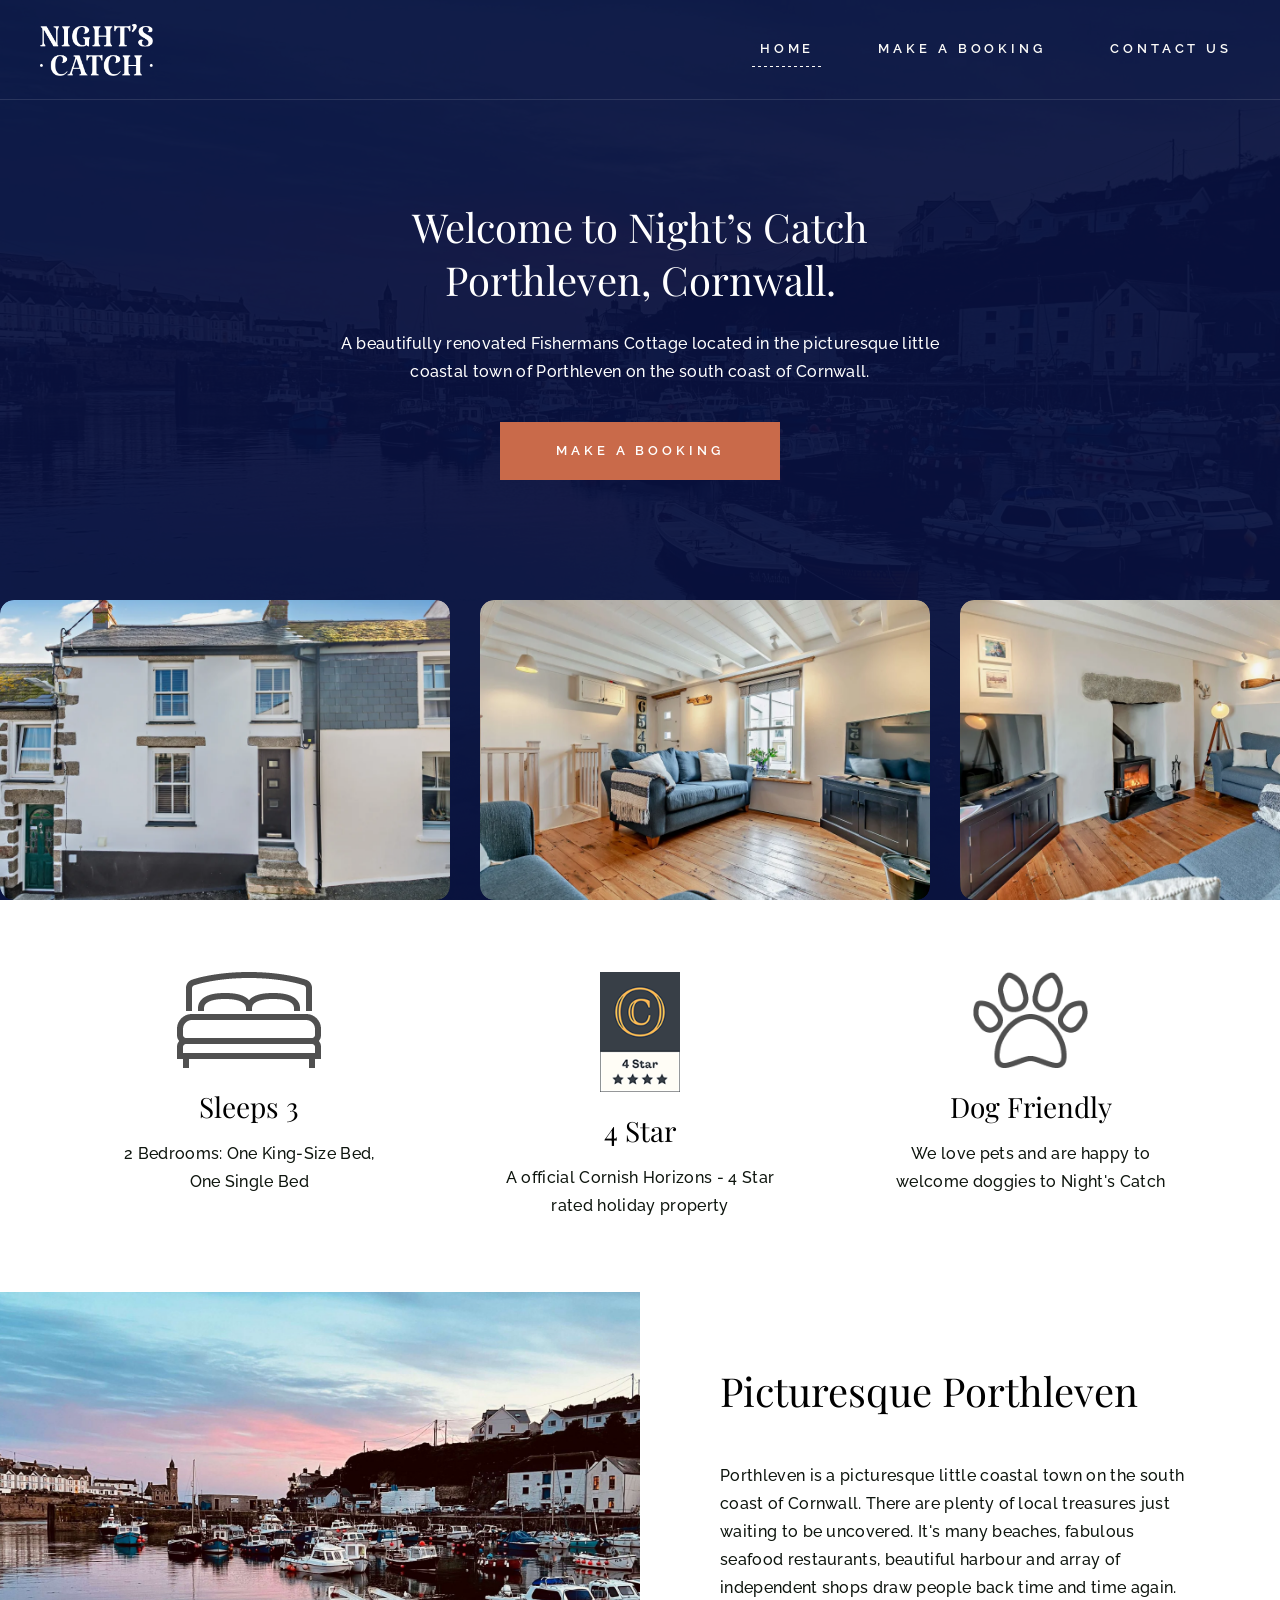
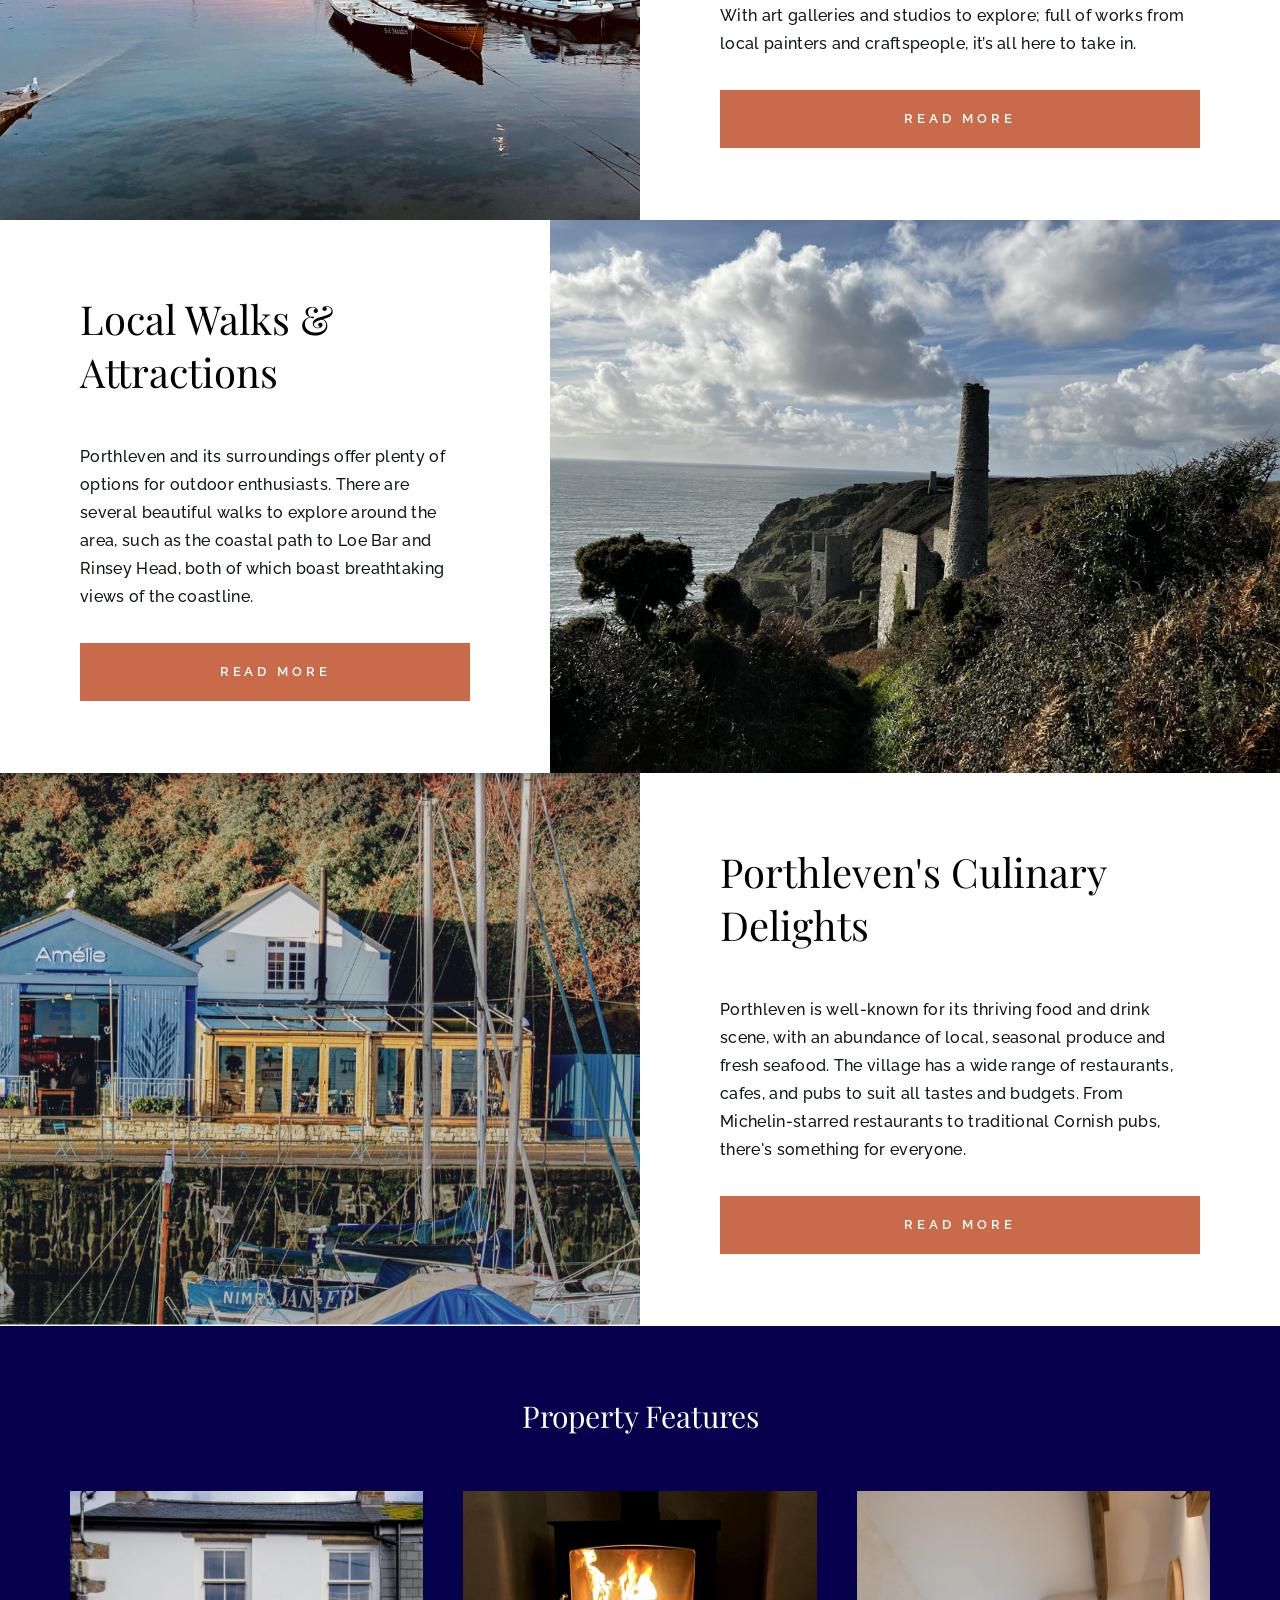
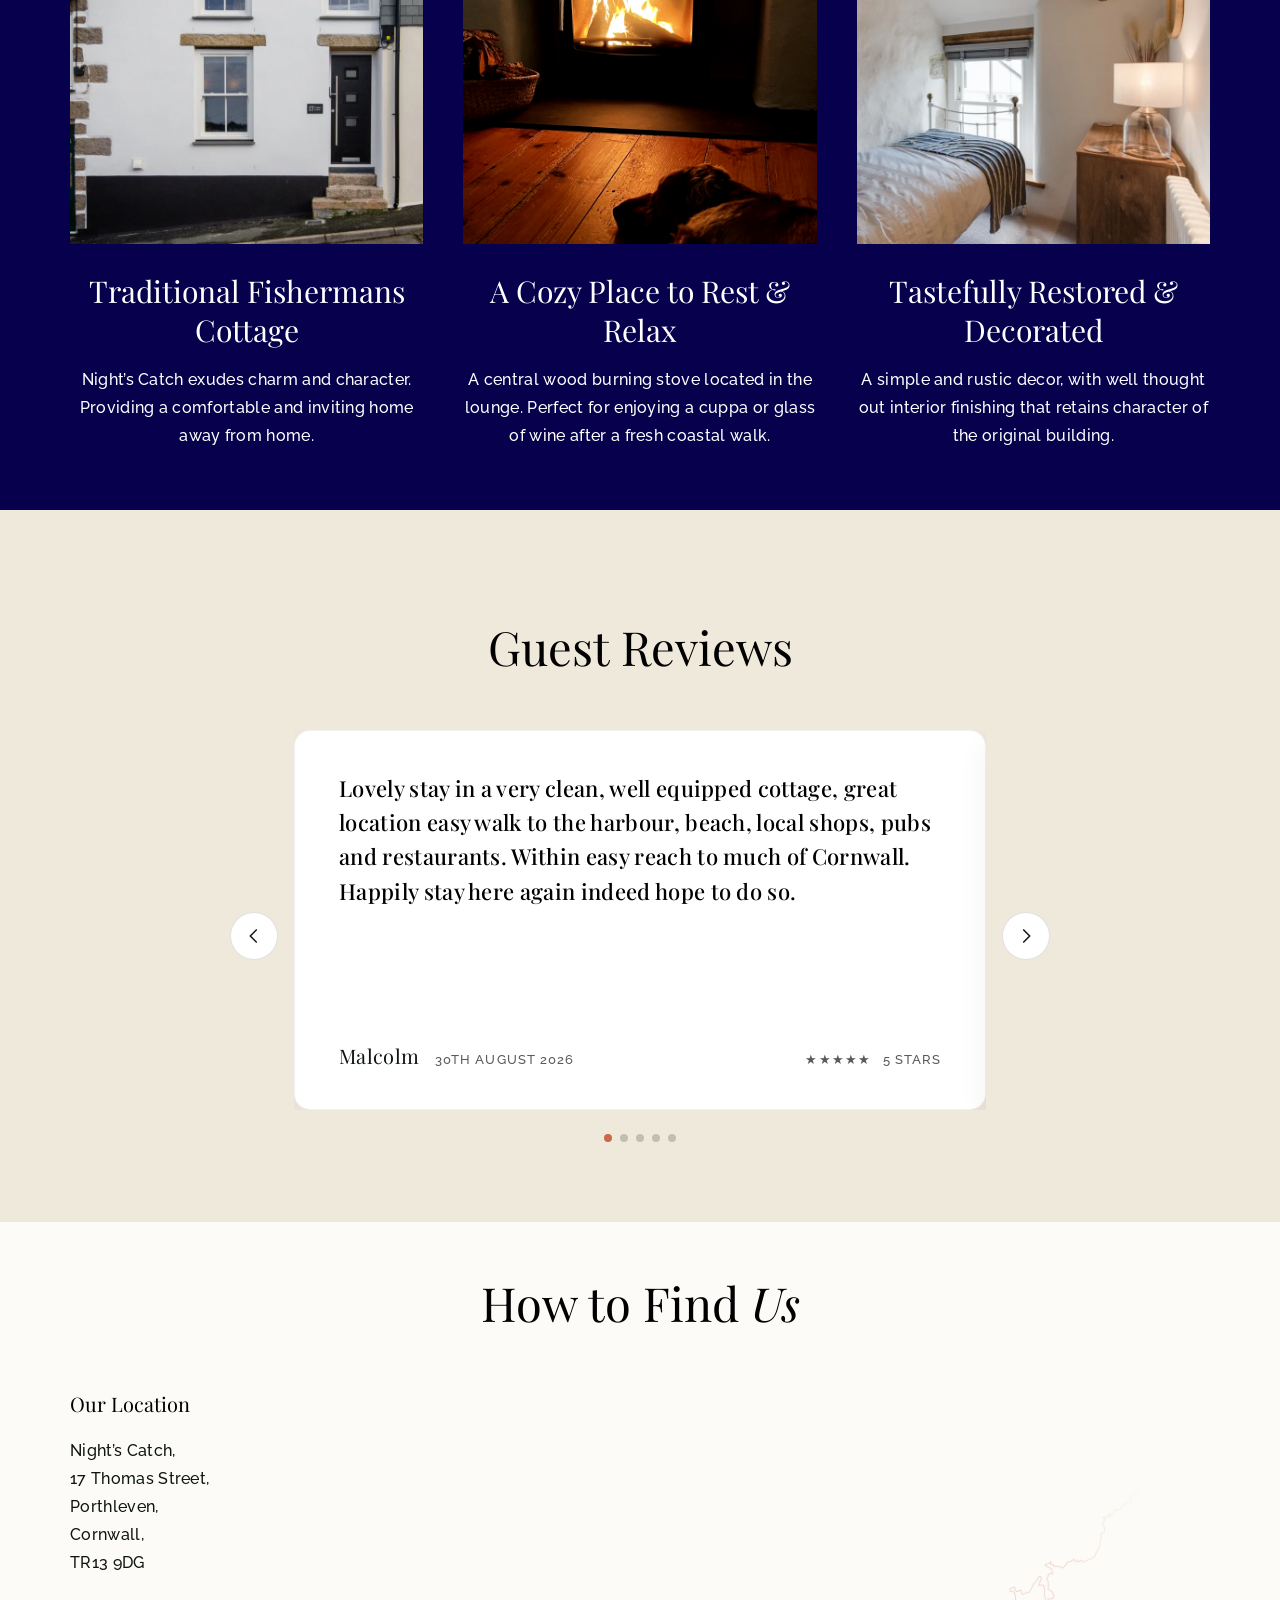
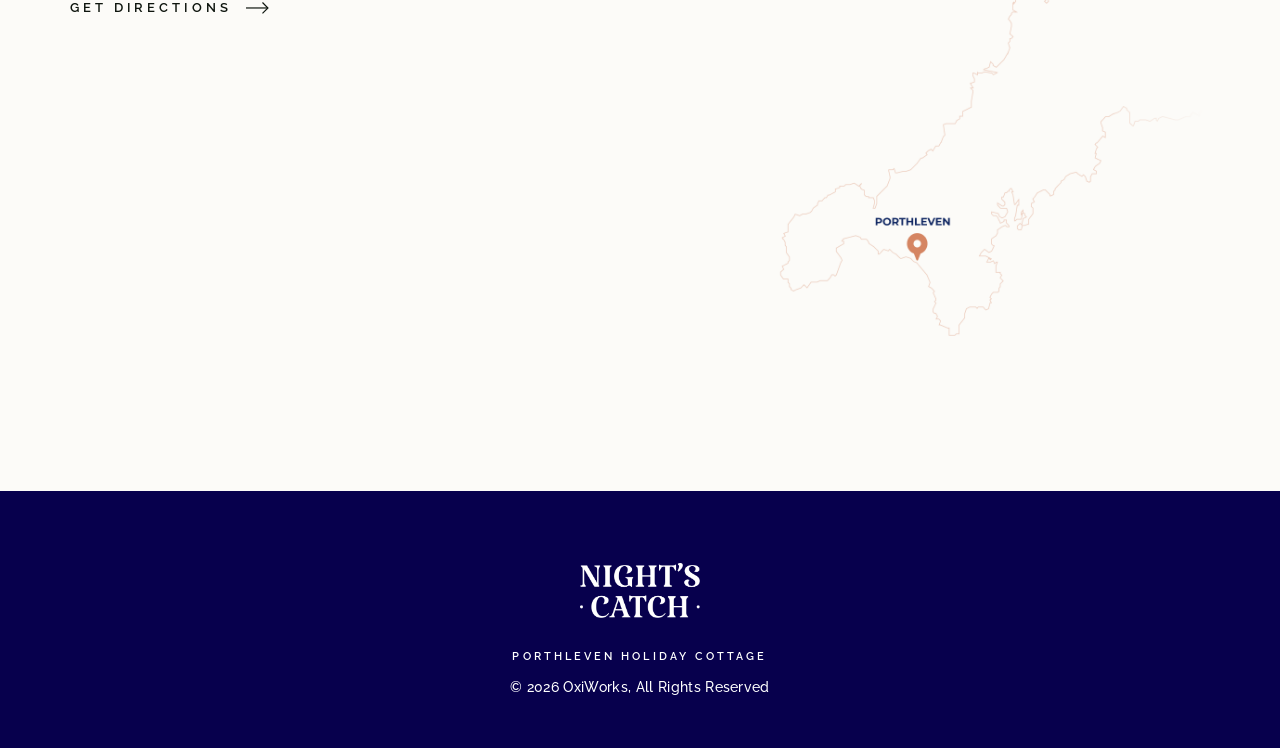
<file: index.html>
<!DOCTYPE html>
<html lang="en-GB">
  <head>
    <meta charset="utf-8" />
    <meta name="viewport" content="width=device-width, initial-scale=1" />
    <title>Night's Catch | 4-Star Dog-Friendly Holiday Cottage in Porthleven, Cornwall</title>
    <meta
      name="description"
      content="Night's Catch is a 4-star, dog-friendly fisherman's cottage in Porthleven, Cornwall. Sleeps 3, two bedrooms, wood-burning stove, short walk to the harbour and beach. Book with Cornish Horizons."
    />
    <meta name="robots" content="index, follow, max-image-preview:large, max-snippet:-1, max-video-preview:-1" />
    <meta name="author" content="Night's Catch" />
    <meta name="theme-color" content="#08123f" />
    <link rel="canonical" href="https://nightscatch.co.uk/" />
    <link rel="sitemap" type="application/xml" href="https://nightscatch.co.uk/sitemap.xml" />
    <link rel="icon" type="image/png" href="images/favicon.png" />
    <link rel="apple-touch-icon" href="images/favicon.png" />
    <meta property="og:type" content="website" />
    <meta property="og:locale" content="en_GB" />
    <meta property="og:site_name" content="Night's Catch" />
    <meta property="og:url" content="https://nightscatch.co.uk/" />
    <meta
      property="og:title"
      content="Night's Catch | 4-Star Dog-Friendly Holiday Cottage in Porthleven, Cornwall"
    />
    <meta
      property="og:description"
      content="A beautifully renovated fisherman's cottage in Porthleven. Sleeps 3, dog friendly, short walk to the harbour, beach, pubs and restaurants."
    />
    <meta property="og:image" content="https://nightscatch.co.uk/images/gallery-ch-19.webp" />
    <meta property="og:image:alt" content="The whitewashed front of Night's Catch cottage in Porthleven" />
    <meta name="twitter:card" content="summary_large_image" />
    <meta
      name="twitter:title"
      content="Night's Catch | 4-Star Dog-Friendly Holiday Cottage in Porthleven"
    />
    <meta
      name="twitter:description"
      content="4-star fisherman's cottage in Porthleven, Cornwall. Sleeps 3, dog friendly, walk to the harbour and beach."
    />
    <meta name="twitter:image" content="https://nightscatch.co.uk/images/gallery-ch-19.webp" />
    <link rel="preconnect" href="https://fonts.googleapis.com" />
    <link rel="preconnect" href="https://fonts.gstatic.com" crossorigin />
    <link
      href="https://fonts.googleapis.com/css2?family=Playfair+Display:ital,wght@0,400;0,500;0,600;1,400&family=Raleway:wght@400;500;600;700&display=swap"
      rel="stylesheet"
    />
    <link rel="stylesheet" href="css/styles.css" />
    <script type="application/ld+json">
      {
        "@context": "https://schema.org",
        "@type": "LodgingBusiness",
        "name": "Night's Catch",
        "alternateName": "Night's Catch Porthleven",
        "description": "A 4-star, dog-friendly renovated fisherman's cottage in Porthleven, Cornwall. Sleeps 3 with one king-size bedroom and one single bedroom.",
        "url": "https://nightscatch.co.uk/",
        "image": [
          "https://nightscatch.co.uk/images/gallery-ch-19.webp",
          "https://nightscatch.co.uk/images/gallery-ch-03.webp",
          "https://nightscatch.co.uk/images/gallery-ch-06.webp"
        ],
        "address": {
          "@type": "PostalAddress",
          "streetAddress": "17 Thomas Street",
          "addressLocality": "Porthleven",
          "addressRegion": "Cornwall",
          "postalCode": "TR13 9DG",
          "addressCountry": "GB"
        },
        "geo": {
          "@type": "GeoCoordinates",
          "latitude": 50.0855809,
          "longitude": -5.3130667
        },
        "hasMap": "https://www.google.com/maps/place/17+Thomas+St,+Porthleven,+Helston+TR13+9DG/@50.0854587,-5.3140645,18z",
        "petsAllowed": true,
        "starRating": {
          "@type": "Rating",
          "ratingValue": "4",
          "bestRating": "5"
        },
        "numberOfRooms": 2,
        "amenityFeature": [
          { "@type": "LocationFeatureSpecification", "name": "Wood-burning stove", "value": true },
          { "@type": "LocationFeatureSpecification", "name": "WiFi", "value": true },
          { "@type": "LocationFeatureSpecification", "name": "Dog friendly", "value": true }
        ],
        "aggregateRating": {
          "@type": "AggregateRating",
          "ratingValue": "4.8",
          "reviewCount": "5",
          "bestRating": "5",
          "worstRating": "1"
        },
        "sameAs": [
          "https://www.cornishhorizons.co.uk/cottage/oc-26807-nights-catch"
        ]
      }
    </script>
  </head>
  <body>
    <a class="skip-link" href="#content">Skip to the content</a>

    <header class="site-header" id="site-header">
      <div class="header-inner">
        <a class="logo" href="#top" aria-label="Night's Catch home">
          <img src="images/logo-stacked.png" alt="Night's Catch - Porthleven Holiday Cottage, Cornwall" />
        </a>
        <nav class="nav-desktop" aria-label="Top Menu">
          <ul>
            <li class="is-active"><a href="#top"><span>Home</span></a></li>
            <li>
              <a
                href="https://www.cornishhorizons.co.uk/south-coast-cottages/porthleven/nights-nights-catch"
                target="_blank"
                rel="noopener noreferrer"
                ><span>Make a Booking</span></a
              >
            </li>
            <li>
              <a href="https://www.cornishhorizons.co.uk/contact-us" target="_blank" rel="noopener noreferrer"
                ><span>Contact Us</span></a
              >
            </li>
          </ul>
        </nav>
        <button class="menu-toggle" type="button" aria-expanded="false" aria-controls="mobile-menu">
          <span class="sr-only">Open menu</span>
          <span></span>
          <span></span>
          <span></span>
        </button>
      </div>
    </header>

    <div class="mobile-menu" id="mobile-menu" hidden>
      <nav aria-label="Mobile Menu">
        <ul>
          <li><a href="#top">Home</a></li>
          <li>
            <a
              href="https://www.cornishhorizons.co.uk/south-coast-cottages/porthleven/nights-nights-catch"
              target="_blank"
              rel="noopener noreferrer"
              >Make a Booking</a
            >
          </li>
          <li>
            <a href="https://www.cornishhorizons.co.uk/contact-us" target="_blank" rel="noopener noreferrer"
              >Contact Us</a
            >
          </li>
        </ul>
      </nav>
    </div>

    <main id="content">
      <section class="hero" id="top">
        <div class="hero-inner">
          <h1 class="hero-title">
            <a
              href="https://www.cornishhorizons.co.uk/south-coast-cottages/porthleven/nights-nights-catch"
              target="_blank"
              rel="noopener noreferrer"
              >Welcome to Night’s Catch<br />Porthleven, Cornwall.</a
            >
          </h1>
          <p class="hero-text">
            A beautifully renovated Fishermans Cottage located in the picturesque little coastal town of Porthleven
            on the south coast of Cornwall.
          </p>
          <a
            class="btn btn-filled"
            href="https://www.cornishhorizons.co.uk/south-coast-cottages/porthleven/nights-nights-catch"
            target="_blank"
            rel="noopener noreferrer"
            >Make a Booking</a
          >
        </div>

        <div class="gallery" data-gallery>
          <div class="gallery-track">
            <figure class="gallery-slide">
              <img src="images/gallery-ch-19.webp" alt="Whitewashed front of Night's Catch on Thomas Street, Porthleven" />
            </figure>
            <figure class="gallery-slide">
              <img src="images/gallery-ch-01.webp" alt="Lounge with blue sofas and white beamed ceiling" />
            </figure>
            <figure class="gallery-slide">
              <img src="images/gallery-ch-03.webp" alt="Lounge wood-burning stove with a fire lit" />
            </figure>
            <figure class="gallery-slide">
              <img src="images/gallery-ch-04.webp" alt="Lounge seating and staircase at Night's Catch" />
            </figure>
            <figure class="gallery-slide">
              <img src="images/gallery-ch-02.webp" alt="Flowers on the lounge windowsill overlooking Porthleven" />
            </figure>
            <figure class="gallery-slide">
              <img src="images/gallery-ch-05.webp" alt="Navy and oak kitchen with wine cooler and induction hob" />
            </figure>
            <figure class="gallery-slide">
              <img src="images/gallery-ch-06.webp" alt="Kitchen diner with round table set for four" />
            </figure>
            <figure class="gallery-slide">
              <img src="images/gallery-ch-07.webp" alt="Dining area, wooden stairs and door to the courtyard" />
            </figure>
            <figure class="gallery-slide">
              <img src="images/gallery-ch-08.webp" alt="King-size bedroom with rattan headboard and vaulted ceiling" />
            </figure>
            <figure class="gallery-slide">
              <img src="images/gallery-ch-11.webp" alt="King bedroom with vaulted beamed ceiling and wicker wardrobe" />
            </figure>
            <figure class="gallery-slide">
              <img src="images/gallery-ch-12.webp" alt="King bedroom looking toward the window and dressing area" />
            </figure>
            <figure class="gallery-slide">
              <img src="images/gallery-ch-09.webp" alt="King bed made up with towels for guests" />
            </figure>
            <figure class="gallery-slide">
              <img src="images/gallery-ch-13.webp" alt="Single bedroom with metal bedstead and sloped ceiling" />
            </figure>
            <figure class="gallery-slide">
              <img src="images/gallery-ch-14.webp" alt="Single bedroom with coastal artwork above the bed" />
            </figure>
            <figure class="gallery-slide">
              <img src="images/gallery-ch-10.webp" alt="Bedside lamp, books and glass vase in the bedroom" />
            </figure>
            <figure class="gallery-slide">
              <img src="images/gallery-ch-15.webp" alt="Walk-in shower and vessel sink in the renovated bathroom" />
            </figure>
            <figure class="gallery-slide">
              <img src="images/gallery-ch-16.webp" alt="Bathroom vanity, toilet and window with stone surround" />
            </figure>
            <figure class="gallery-slide">
              <img src="images/gallery-ch-17.webp" alt="White vessel sink and matte black tap" />
            </figure>
            <figure class="gallery-slide">
              <img src="images/gallery-ch-18.webp" alt="Enclosed rear courtyard and wooden porch at Night's Catch" />
            </figure>
            <figure class="gallery-slide">
              <img src="images/gallery-ch-20.webp" alt="Porthleven harbour, a short walk from the cottage" />
            </figure>
          </div>
        </div>
      </section>

      <section class="highlights" id="highlights">
        <div class="container highlights-grid">
          <article class="highlight">
            <img src="images/icon-bed.png" alt="" width="144" height="96" />
            <h2>Sleeps 3</h2>
            <p>2 Bedrooms: One King-Size Bed, One Single Bed</p>
          </article>
          <article class="highlight">
            <img class="icon-star" src="images/icon-4star.webp" alt="" width="100" height="150" />
            <h2>4 Star</h2>
            <p>A official Cornish Horizons - 4 Star rated holiday property</p>
          </article>
          <article class="highlight">
            <img src="images/icon-dog.png" alt="" width="144" height="96" />
            <h2>Dog Friendly</h2>
            <p>We love pets and are happy to welcome doggies to Night's Catch</p>
          </article>
        </div>
      </section>

      <section class="split" id="porthleven">
        <div class="split-media" style="background-image: url('images/porthleven-harbour.jpg')" role="img" aria-label="Porthleven harbour"></div>
        <div class="split-copy">
          <h2>
            <a href="https://www.stayincornwall.co.uk/handbook/locals-guide-porthleven" target="_blank" rel="noopener noreferrer"
              >Picturesque Porthleven</a
            >
          </h2>
          <p>
            Porthleven is a picturesque little coastal town on the south coast of Cornwall. There are plenty of local
            treasures just waiting to be uncovered. It's many beaches, fabulous seafood restaurants, beautiful harbour
            and array of independent shops draw people back time and time again. With art galleries and studios to
            explore; full of works from local painters and craftspeople, it’s all here to take in.
          </p>
          <a
            class="btn btn-filled btn-dark"
            href="https://www.stayincornwall.co.uk/handbook/locals-guide-porthleven"
            target="_blank"
            rel="noopener noreferrer"
            >Read More</a
          >
        </div>
      </section>

      <section class="split split-reverse split-walks" id="walks">
        <div class="split-copy">
          <h2>
            <a href="https://www.southwestcoastpath.org.uk/" target="_blank" rel="noopener noreferrer"
              >Local Walks &amp; Attractions</a
            >
          </h2>
          <p>
            Porthleven and its surroundings offer plenty of options for outdoor enthusiasts. There are several beautiful
            walks to explore around the area, such as the coastal path to Loe Bar and Rinsey Head, both of which boast
            breathtaking views of the coastline.
          </p>
          <a
            class="btn btn-filled btn-dark"
            href="https://www.southwestcoastpath.org.uk/"
            target="_blank"
            rel="noopener noreferrer"
            >Read More</a
          >
        </div>
        <div class="split-media" style="background-image: url('images/coastal-walk.jpg')" role="img" aria-label="Coastal walk near Porthleven"></div>
      </section>

      <section class="split">
        <div class="split-media" style="background-image: url('images/amelies.png')" role="img" aria-label="Dining in Porthleven"></div>
        <div class="split-copy">
          <h2>
            <a
              href="https://www.cornishhorizons.co.uk/south-coast-cottages/porthleven/explore-porthleven/eating-out"
              target="_blank"
              rel="noopener noreferrer"
              >Porthleven's Culinary Delights</a
            >
          </h2>
          <p>
            Porthleven is well-known for its thriving food and drink scene, with an abundance of local, seasonal produce
            and fresh seafood. The village has a wide range of restaurants, cafes, and pubs to suit all tastes and
            budgets. From Michelin-starred restaurants to traditional Cornish pubs, there's something for everyone.
          </p>
          <a
            class="btn btn-filled btn-dark"
            href="https://www.cornishhorizons.co.uk/south-coast-cottages/porthleven/explore-porthleven/eating-out"
            target="_blank"
            rel="noopener noreferrer"
            >Read More</a
          >
        </div>
      </section>

      <section class="features" id="features">
        <div class="container">
          <h2 class="features-heading">Property Features</h2>
          <div class="features-grid">
            <article class="feature">
              <img src="images/feature-cottage.png" alt="Exterior of the traditional fisherman's cottage" />
              <h3>Traditional Fishermans Cottage</h3>
              <p>Night’s Catch exudes charm and character. Providing a comfortable and inviting home away from home.</p>
            </article>
            <article class="feature">
              <img src="images/feature-stove.png" alt="Wood burning stove in the lounge" />
              <h3>A Cozy Place to Rest &amp; Relax</h3>
              <p>
                A central wood burning stove located in the lounge. Perfect for enjoying a cuppa or glass of wine after
                a fresh coastal walk.
              </p>
            </article>
            <article class="feature">
              <img src="images/feature-bedroom.png" alt="Tastefully restored bedroom" />
              <h3>Tastefully Restored &amp; Decorated</h3>
              <p>
                A simple and rustic decor, with well thought out interior finishing that retains character of the
                original building.
              </p>
            </article>
          </div>
        </div>
      </section>

      <section class="testimonials" id="testimonial">
        <div class="container">
          <h2>Guest Reviews</h2>
          <div class="reviews" data-reviews>
            <button class="review-nav review-nav--prev" type="button" aria-label="Previous review">
              <svg xmlns="http://www.w3.org/2000/svg" width="22" height="22" viewBox="0 0 24 24" fill="none" aria-hidden="true">
                <path d="M15 5 8 12l7 7" stroke="currentColor" stroke-width="1.6" />
              </svg>
            </button>
            <div class="reviews-viewport">
              <div class="reviews-track">
                <article class="review-card">
                  <p class="review-quote">
                    Lovely stay in a very clean, well equipped cottage, great location easy walk to the harbour, beach,
                    local shops, pubs and restaurants. Within easy reach to much of Cornwall. Happily stay here again
                    indeed hope to do so.
                  </p>
                  <div class="review-meta">
                    <strong>Malcolm</strong>
                    <span>30th August 2026</span>
                    <span class="review-stars" aria-label="5 Stars">★★★★★ <em>5 Stars</em></span>
                  </div>
                </article>
                <article class="review-card">
                  <p class="review-quote">
                    A really beautiful house and very comfortable stay. Easy short walk in to centre of Porthleven with
                    a wide range of shops and restaurants. It was the perfect stay! We would recommend it highly to
                    anyone visiting Porthleven.
                  </p>
                  <div class="review-meta">
                    <strong>Lydia</strong>
                    <span>27th July 2026</span>
                    <span class="review-stars" aria-label="4.6 Stars">★★★★★ <em>4.6 Stars</em></span>
                  </div>
                </article>
                <article class="review-card">
                  <p class="review-quote">
                    The house has been beautifully renovated and is in a convenient position for visiting various
                    places on the Lizard. Everything in the house was tasteful and the property was very clean. We were
                    able to park on the road outside the cottage every day, which was a bonus in Porthleven. The cottage
                    was even better than the photos and I would definitely stay there again.
                  </p>
                  <div class="review-meta">
                    <strong>Alison</strong>
                    <span>8th June 2026</span>
                    <span class="review-stars" aria-label="4.6 Stars">★★★★★ <em>4.6 Stars</em></span>
                  </div>
                </article>
                <article class="review-card">
                  <p class="review-quote">
                    Home from home. Great location. Great neighbours. Will keep coming back.
                  </p>
                  <div class="review-meta">
                    <strong>Tania</strong>
                    <span>19th January 2026</span>
                    <span class="review-stars" aria-label="4.8 Stars">★★★★★ <em>4.8 Stars</em></span>
                  </div>
                </article>
                <article class="review-card">
                  <p class="review-quote">
                    Lovely cottage, beautifully renovated and tucked away but still very close to the harbour. Lovely
                    pub in the village too and restaurants very good. Great coastal walks and in easy reach of
                    Mousehole, Mullion Cove etc
                  </p>
                  <div class="review-meta">
                    <strong>Nikki</strong>
                    <span>4th December 2025</span>
                    <span class="review-stars" aria-label="5 Stars">★★★★★ <em>5 Stars</em></span>
                  </div>
                </article>
              </div>
            </div>
            <button class="review-nav review-nav--next" type="button" aria-label="Next review">
              <svg xmlns="http://www.w3.org/2000/svg" width="22" height="22" viewBox="0 0 24 24" fill="none" aria-hidden="true">
                <path d="m9 5 7 7-7 7" stroke="currentColor" stroke-width="1.6" />
              </svg>
            </button>
            <div class="review-dots" aria-hidden="true"></div>
          </div>
        </div>
      </section>

      <section class="find-us" id="find-us">
        <div class="container">
          <h2>How to Find <em>Us</em></h2>
          <div class="find-grid">
            <div class="find-copy">
              <h3>Our Location</h3>
              <address>
                Night’s Catch,<br />
                17 Thomas Street,<br />
                Porthleven,<br />
                Cornwall,<br />
                TR13 9DG
              </address>
              <a
                class="btn btn-text"
                href="https://www.google.com/maps/place/17+Thomas+St,+Porthleven,+Helston+TR13+9DG/@50.0854587,-5.3140645,18z/data=!4m5!3m4!1s0x486ad8488ead95af:0xccd71a6b561ec2c3!8m2!3d50.0855809!4d-5.3130667"
                target="_blank"
                rel="noopener noreferrer"
              >
                <span>Get Directions</span>
                <svg xmlns="http://www.w3.org/2000/svg" width="23" viewBox="0 0 22.976 11.969" aria-hidden="true">
                  <path d="m16.469.527 5.447 5.516-5.447 5.392" fill="none" stroke="currentColor" stroke-width="1.2" />
                  <path d="M0 5.974h21.5" fill="none" stroke="currentColor" stroke-width="1.2" />
                </svg>
              </a>
              <div class="find-map">
                <iframe
                  title="Night's Catch on Google Maps"
                  src="https://maps.google.com/maps?q=17%20Thomas%20Street%2C%20Porthleven%2C%20TR13%209DG&amp;t=m&amp;z=15&amp;output=embed&amp;iwloc=near"
                  loading="lazy"
                  referrerpolicy="no-referrer-when-downgrade"
                  allowfullscreen
                ></iframe>
              </div>
            </div>
            <div class="find-illustration">
              <img src="images/map-illustration.png" alt="Illustrated map of Porthleven" />
            </div>
          </div>
        </div>
      </section>
    </main>

    <footer class="site-footer">
      <div class="container footer-inner">
        <a class="footer-logo" href="#top">
          <img src="images/logo-stacked.png" alt="Night's Catch" />
        </a>
        <p class="footer-tag">Porthleven Holiday Cottage</p>
        <p class="footer-copy">© 2026 <a href="https://oxiworks.co.uk" target="_blank" rel="noopener noreferrer">OxiWorks</a>, All Rights Reserved</p>
      </div>
    </footer>

    <script src="js/main.js"></script>
  </body>
</html>
</file>
<file: css/styles.css>
:root {
  --navy: #08123f;
  --navy-deep: #07004d;
  --ink: #0e150e;
  --cream: #fcfbf8;
  --sand: #d7cdba;
  --terracotta: #c96a4a;
  --terracotta-hover: #d55437;
  --white: #ffffff;
  --muted: #5c5a56;
  --header-h: 100px;
  --max: 1140px;
}

*,
*::before,
*::after {
  box-sizing: border-box;
}

html {
  scroll-behavior: smooth;
}

body {
  margin: 0;
  font-family: Raleway, sans-serif;
  font-size: 16px;
  line-height: 1.75;
  font-weight: 500;
  letter-spacing: 0.02em;
  color: var(--ink);
  background: var(--white);
  -webkit-font-smoothing: antialiased;
}

img {
  max-width: 100%;
  height: auto;
  display: block;
}

a {
  color: inherit;
  text-decoration: none;
}

h1,
h2,
h3,
h4,
h5,
h6 {
  font-family: "Playfair Display", serif;
  font-weight: 400;
  letter-spacing: 0;
  color: #000;
  margin: 0 0 20px;
}

p {
  margin: 0 0 1em;
}

p:last-child {
  margin-bottom: 0;
}

.sr-only,
.skip-link {
  position: absolute;
  width: 1px;
  height: 1px;
  padding: 0;
  margin: -1px;
  overflow: hidden;
  clip: rect(0, 0, 0, 0);
  white-space: nowrap;
  border: 0;
}

.skip-link:focus {
  position: fixed;
  top: 12px;
  left: 12px;
  z-index: 2000;
  width: auto;
  height: auto;
  margin: 0;
  clip: auto;
  padding: 10px 16px;
  background: var(--cream);
  color: var(--ink);
}

.container {
  width: min(var(--max), calc(100% - 80px));
  margin: 0 auto;
}

/* Header */
.site-header {
  position: fixed;
  inset: 0 0 auto;
  z-index: 100;
  height: var(--header-h);
  background: transparent;
  border-bottom: 1px solid rgba(255, 255, 255, 0.12);
  transition: background-color 0.3s ease, box-shadow 0.3s ease, border-color 0.3s ease;
}

.site-header.is-scrolled {
  background: rgba(8, 18, 63, 0.96);
}

.header-inner {
  display: flex;
  align-items: center;
  justify-content: space-between;
  height: 100%;
  padding: 0 40px;
}

.logo img {
  height: 52px;
  width: auto;
}

.nav-desktop ul {
  display: flex;
  align-items: center;
  gap: 48px;
  list-style: none;
  margin: 0;
  padding: 0;
}

.nav-desktop a {
  display: flex;
  align-items: center;
  height: var(--header-h);
  color: var(--cream);
  font-size: 13px;
  line-height: 1.15;
  letter-spacing: 0.3em;
  font-weight: 600;
  text-transform: uppercase;
}

.nav-desktop a span {
  position: relative;
  padding: 0 8px;
}

.nav-desktop a span::after,
.nav-desktop .is-active a span::after {
  content: "";
  position: absolute;
  left: 0;
  bottom: -10px;
  width: 100%;
  height: 1px;
  background-image: linear-gradient(to right, currentColor 50%, transparent 50%);
  background-size: 6px 1px;
  background-repeat: repeat-x;
  opacity: 0;
}

.nav-desktop .is-active a span::after,
.nav-desktop a:hover span::after {
  opacity: 1;
}

.menu-toggle {
  display: none;
  width: 42px;
  height: 42px;
  padding: 0;
  border: 0;
  background: transparent;
  cursor: pointer;
}

.menu-toggle span {
  display: block;
  width: 24px;
  height: 2px;
  margin: 5px auto;
  background: var(--cream);
  transition: transform 0.25s ease, opacity 0.25s ease;
}

.menu-toggle.is-open span:nth-child(2) {
  transform: translateY(7.5px) rotate(45deg);
}

.menu-toggle.is-open span:nth-child(3) {
  opacity: 0;
}

.menu-toggle.is-open span:nth-child(4) {
  transform: translateY(-7.5px) rotate(-45deg);
}

.mobile-menu {
  position: fixed;
  inset: 0;
  z-index: 90;
  display: flex;
  align-items: center;
  justify-content: center;
  background: rgba(8, 18, 63, 0.96);
  text-align: center;
}

.mobile-menu[hidden] {
  display: none;
}

.mobile-menu ul {
  list-style: none;
  margin: 0;
  padding: 0;
}

.mobile-menu a {
  display: block;
  padding: 18px 12px;
  color: var(--cream);
  font-size: 15px;
  letter-spacing: 0.3em;
  font-weight: 600;
  text-transform: uppercase;
}

/* Buttons */
.btn {
  display: inline-flex;
  align-items: center;
  justify-content: center;
  gap: 14px;
  font-family: Raleway, sans-serif;
  font-size: 13px;
  line-height: 1.08;
  letter-spacing: 0.3em;
  font-weight: 600;
  text-transform: uppercase;
  border: 0;
  cursor: pointer;
}

.btn-filled {
  position: relative;
  z-index: 1;
  overflow: hidden;
  padding: 22px 56px;
  color: var(--white);
  background: #c96a4a;
}

.btn-filled::after {
  content: "";
  position: absolute;
  inset: 0;
  background: var(--terracotta-hover);
  transform: scaleX(0);
  transform-origin: left;
  transition: transform 0.7s cubic-bezier(0.37, 0.08, 0.02, 0.93);
  z-index: -1;
}

.btn-filled:hover::after {
  transform: scaleX(1);
}

.btn-dark {
  color: var(--white);
}

.btn-text {
  padding: 8px 0;
  color: var(--ink);
}

.btn-text svg {
  width: 23px;
  height: auto;
}

/* Hero */
.hero {
  position: relative;
  padding: 200px 0 0;
  color: var(--white);
  background-color: #08123ff2;
  background-image: url("../images/porthleven-harbour.jpg");
  background-size: cover;
  background-position: center;
}

.hero::before {
  content: "";
  position: absolute;
  inset: 0;
  background: #08123f;
  opacity: 0.94;
}

.hero-inner,
.gallery {
  position: relative;
  z-index: 1;
}

.hero-inner {
  width: min(900px, calc(100% - 80px));
  margin: 0 auto;
  text-align: center;
  padding: 0 4%;
}

.hero-title {
  font-size: clamp(32px, 4vw, 40px);
  line-height: 1.325;
  color: var(--white);
  margin: 0 0 24px;
}

.hero-title a {
  color: var(--white);
}

.hero-text {
  max-width: 640px;
  margin: 0 auto 36px;
  color: var(--white);
}

/* Gallery */
.gallery {
  margin-top: 120px;
  overflow: hidden;
}

.gallery-track {
  display: flex;
  gap: 30px;
  width: max-content;
  animation: gallery-marquee 100s linear infinite;
}

.gallery-track:hover {
  animation-play-state: paused;
}

.gallery-slide {
  margin: 0;
  flex: 0 0 450px;
  overflow: hidden;
  border-radius: 14px;
}

.gallery-slide img {
  width: 450px;
  height: 300px;
  object-fit: cover;
  border-radius: 14px;
}

@keyframes gallery-marquee {
  from {
    transform: translateX(0);
  }
  to {
    transform: translateX(-50%);
  }
}

/* Highlights */
.highlights {
  padding: 72px 0;
  background: var(--white);
}

.highlights-grid {
  display: grid;
  grid-template-columns: repeat(3, 1fr);
  gap: 32px;
}

.highlight {
  text-align: center;
  padding: 0 12%;
}

.highlight img {
  margin: 0 auto 18px;
  height: 96px;
  width: auto;
}

.highlight .icon-star {
  height: 120px;
}

.highlight h2 {
  font-size: 28px;
  line-height: 1.5;
  margin: 0 0 12px;
}

.highlight p {
  color: var(--ink);
}

/* Split sections */
.split {
  display: grid;
  grid-template-columns: 1fr 1fr;
  min-height: 520px;
  background: var(--white);
}

.split-walks {
  grid-template-columns: 43% 57%;
}

.split-media {
  min-height: 495px;
  background-size: cover;
  background-position: center;
  background-repeat: no-repeat;
}

.split-copy {
  display: flex;
  flex-direction: column;
  justify-content: center;
  padding: 72px 80px;
}

.split-copy h2 {
  font-size: clamp(32px, 3.2vw, 40px);
  line-height: 1.325;
}

.split-copy h2 a:hover {
  color: var(--navy);
}

.split-copy p {
  margin: 25px 0 32px;
}

/* Features */
.features {
  padding: 64px 0 60px;
  background: var(--navy-deep);
  color: var(--white);
  text-align: center;
}

.features-heading,
.features h3,
.features p {
  color: var(--white);
}

.features-heading {
  font-size: 30px;
  margin-bottom: 48px;
}

.features-grid {
  display: grid;
  grid-template-columns: repeat(3, 1fr);
  gap: 40px;
}

.feature img {
  width: 100%;
  aspect-ratio: 1;
  object-fit: cover;
  margin-bottom: 28px;
}

.feature h3 {
  font-size: 30px;
  line-height: 1.3;
  margin-bottom: 16px;
}

/* Testimonials */
.testimonials {
  background: #efe9dc;
  padding: 96px 0 80px;
  text-align: center;
}

.testimonials h2 {
  font-size: clamp(35px, 4vw, 47px);
  margin-bottom: 42px;
}

.reviews {
  position: relative;
  max-width: 820px;
  margin: 0 auto;
  padding: 0 64px;
}

.reviews-viewport {
  overflow: hidden;
}

.reviews-track {
  display: flex;
  transition: transform 0.45s ease;
}

.review-card {
  flex: 0 0 100%;
  box-sizing: border-box;
  min-height: 320px;
  display: flex;
  flex-direction: column;
  justify-content: space-between;
  padding: 40px 44px 36px;
  background: var(--white);
  border: 1px solid rgba(14, 21, 14, 0.06);
  border-radius: 16px;
  box-shadow: 0 12px 32px rgba(8, 18, 63, 0.06);
  text-align: left;
}

.review-quote {
  font-family: "Playfair Display", serif;
  font-size: clamp(18px, 2vw, 22px);
  line-height: 1.55;
  color: #000;
  margin: 0 0 28px;
}

.review-meta {
  display: flex;
  flex-wrap: wrap;
  align-items: baseline;
  gap: 8px 16px;
}

.review-meta strong {
  font-family: "Playfair Display", serif;
  font-size: 20px;
  font-weight: 400;
}

.review-meta span {
  font-size: 13px;
  letter-spacing: 0.08em;
  text-transform: uppercase;
  color: var(--muted);
}

.review-stars {
  margin-left: auto;
  color: #e0a106;
  letter-spacing: 0.12em;
}

.review-stars em {
  margin-left: 8px;
  font-style: normal;
  color: var(--muted);
  letter-spacing: 0.08em;
}

.review-nav {
  position: absolute;
  top: 50%;
  transform: translateY(-50%);
  width: 48px;
  height: 48px;
  padding: 0;
  border: 1px solid rgba(14, 21, 14, 0.12);
  border-radius: 50%;
  background: var(--white);
  color: var(--ink);
  cursor: pointer;
  display: inline-flex;
  align-items: center;
  justify-content: center;
  transition: background-color 0.25s ease, color 0.25s ease, border-color 0.25s ease;
}

.review-nav:hover {
  background: var(--navy);
  color: var(--white);
  border-color: var(--navy);
}

.review-nav--prev {
  left: 0;
}

.review-nav--next {
  right: 0;
}

.review-dots {
  display: flex;
  justify-content: center;
  gap: 8px;
  margin-top: 24px;
}

.review-dots button {
  width: 8px;
  height: 8px;
  padding: 0;
  border: 0;
  border-radius: 50%;
  background: rgba(14, 21, 14, 0.2);
  cursor: pointer;
}

.review-dots button.is-active {
  background: var(--terracotta);
}

/* Find us */
.find-us {
  background: var(--cream);
  padding: 40px 0 80px;
}

.find-us h2 {
  font-size: clamp(35px, 4vw, 47px);
  text-align: center;
  margin-bottom: 42px;
}

.find-us h2 em {
  font-style: italic;
}

.find-grid {
  display: grid;
  grid-template-columns: 1.15fr 0.85fr;
  gap: 48px;
  align-items: center;
}

.find-copy .btn-text {
  margin-bottom: 28px;
}

.find-map {
  overflow: hidden;
  border-radius: 16px;
}

.find-map iframe {
  display: block;
  width: 100%;
  height: 360px;
  border: 0;
}

.find-copy h3 {
  font-size: 20px;
  margin-bottom: 16px;
}

.find-copy address {
  font-style: normal;
  margin: 0 0 1em;
}

.find-illustration img {
  width: 100%;
  max-width: 480px;
  margin-left: auto;
}

/* Footer */
.site-footer {
  background: var(--navy-deep);
  color: var(--white);
  text-align: center;
  padding: 72px 24px 48px;
}

.footer-inner {
  display: flex;
  flex-direction: column;
  align-items: center;
}

.footer-logo img {
  width: 120px;
  margin-bottom: 32px;
}

.footer-tag {
  font-size: 11px;
  font-weight: 600;
  letter-spacing: 0.28em;
  text-transform: uppercase;
  line-height: 13px;
  margin-bottom: 12px;
}

.footer-copy {
  font-size: 14px;
  color: var(--white);
}

.footer-copy a:hover {
  color: var(--sand);
}

/* Responsive */
@media (max-width: 1024px) {
  .container {
    width: min(100% - 48px, 100%);
  }

  .hero {
    padding-top: 120px;
  }

  .gallery {
    margin-top: 80px;
  }

  .split,
  .split-walks {
    grid-template-columns: 1fr;
  }

  .split-copy {
    padding: 48px 24px 60px;
  }

  .split-media {
    min-height: 430px;
  }

  .features-grid,
  .highlights-grid,
  .find-grid {
    grid-template-columns: 1fr;
  }

  .find-illustration {
    display: none;
  }

  .highlight {
    padding: 24px 8px 0;
  }
}

@media (max-width: 767px) {
  .header-inner {
    padding: 0 20px;
  }

  .nav-desktop {
    display: none;
  }

  .menu-toggle {
    display: block;
  }

  .logo img {
    height: 46px;
  }

  .hero-inner {
    width: calc(100% - 48px);
    padding: 0;
  }

  .gallery-slide,
  .gallery-slide img {
    width: 300px;
    height: 200px;
  }

  .gallery-slide {
    flex-basis: 300px;
  }

  .btn-filled {
    padding: 18px 36px;
  }

  .testimonials {
    padding: 56px 0 48px;
  }

  .reviews {
    display: grid;
    grid-template-columns: 1fr 1fr;
    justify-items: center;
    padding: 0;
  }

  .review-card {
    min-height: 0;
    padding: 28px 24px 24px;
  }

  .review-nav {
    position: static;
    transform: none;
    margin-top: 20px;
  }

  .reviews-viewport {
    grid-column: 1 / -1;
  }

  .review-nav--prev {
    grid-column: 1;
    grid-row: 2;
  }

  .review-nav--next {
    grid-column: 2;
    grid-row: 2;
  }

  .review-dots {
    grid-column: 1 / -1;
  }

  .review-stars {
    margin-left: 0;
    width: 100%;
  }

  .find-map iframe {
    height: 280px;
  }
}
</file>
